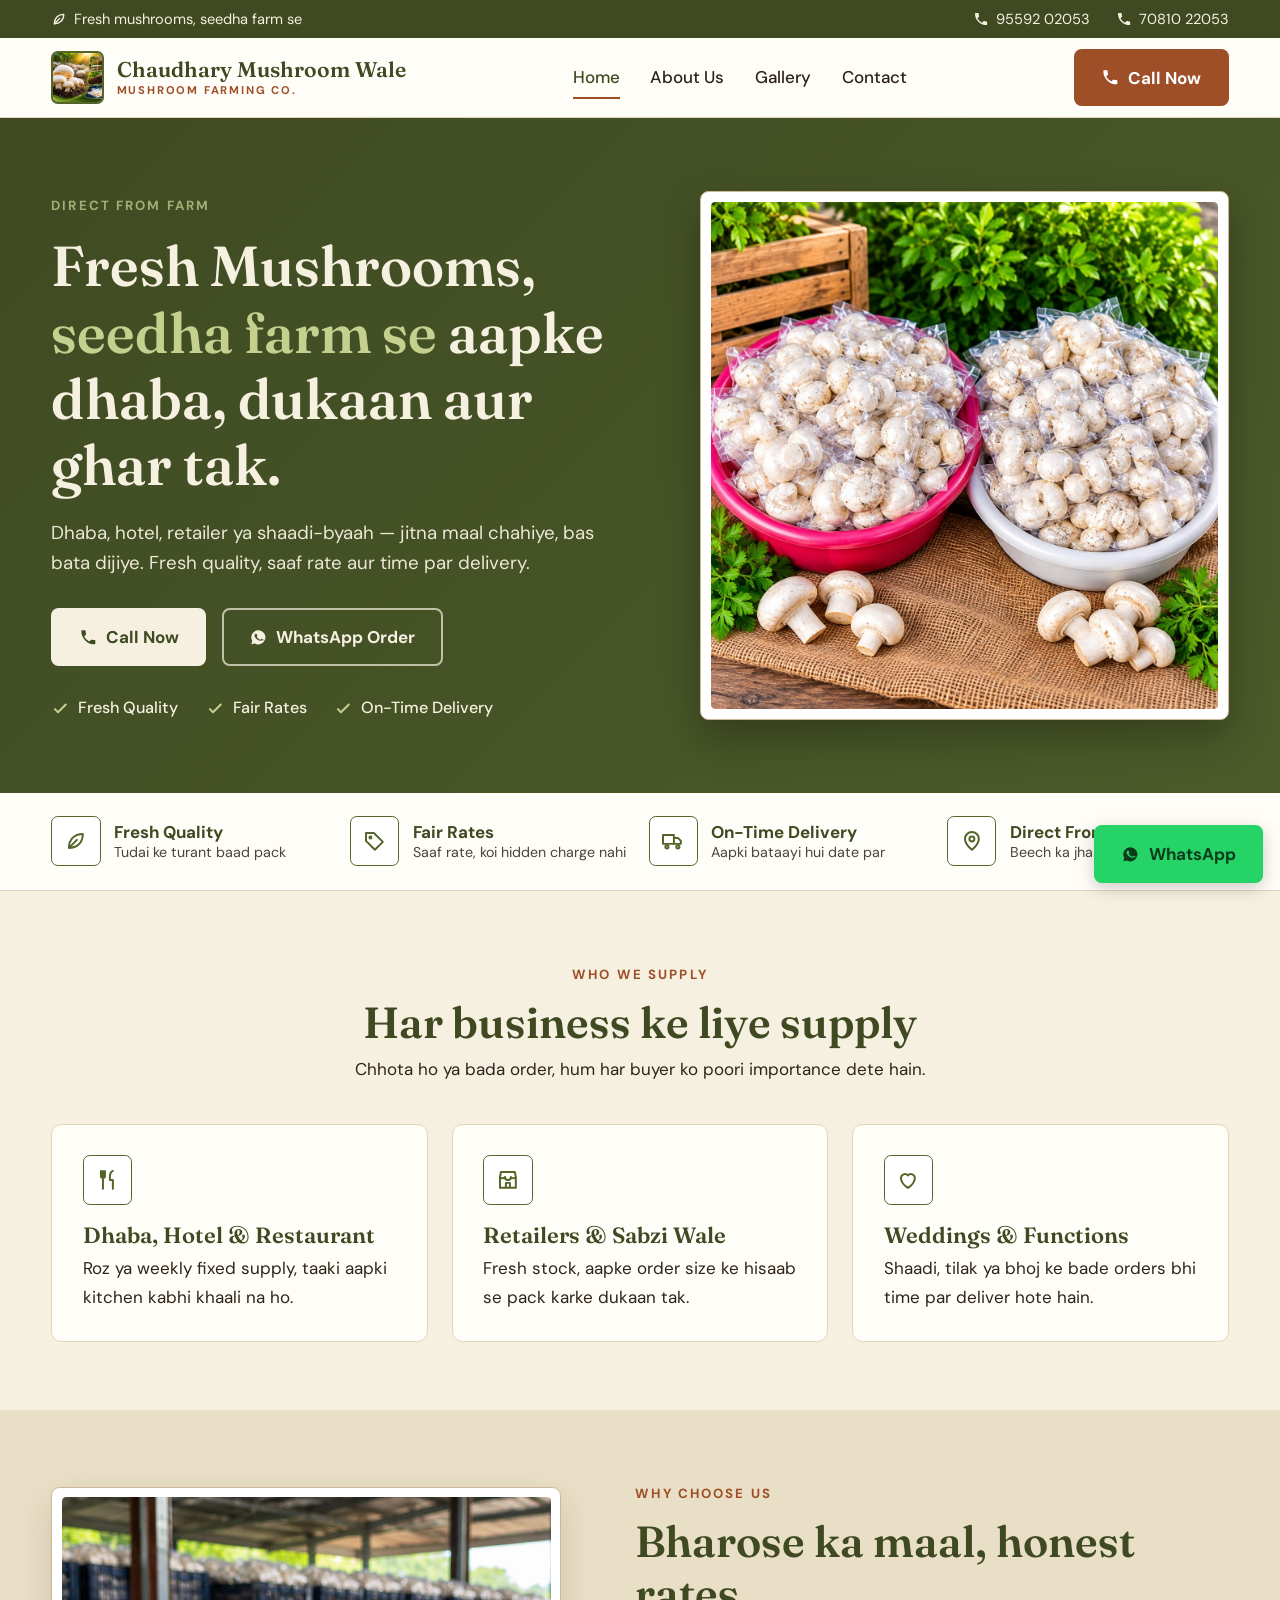
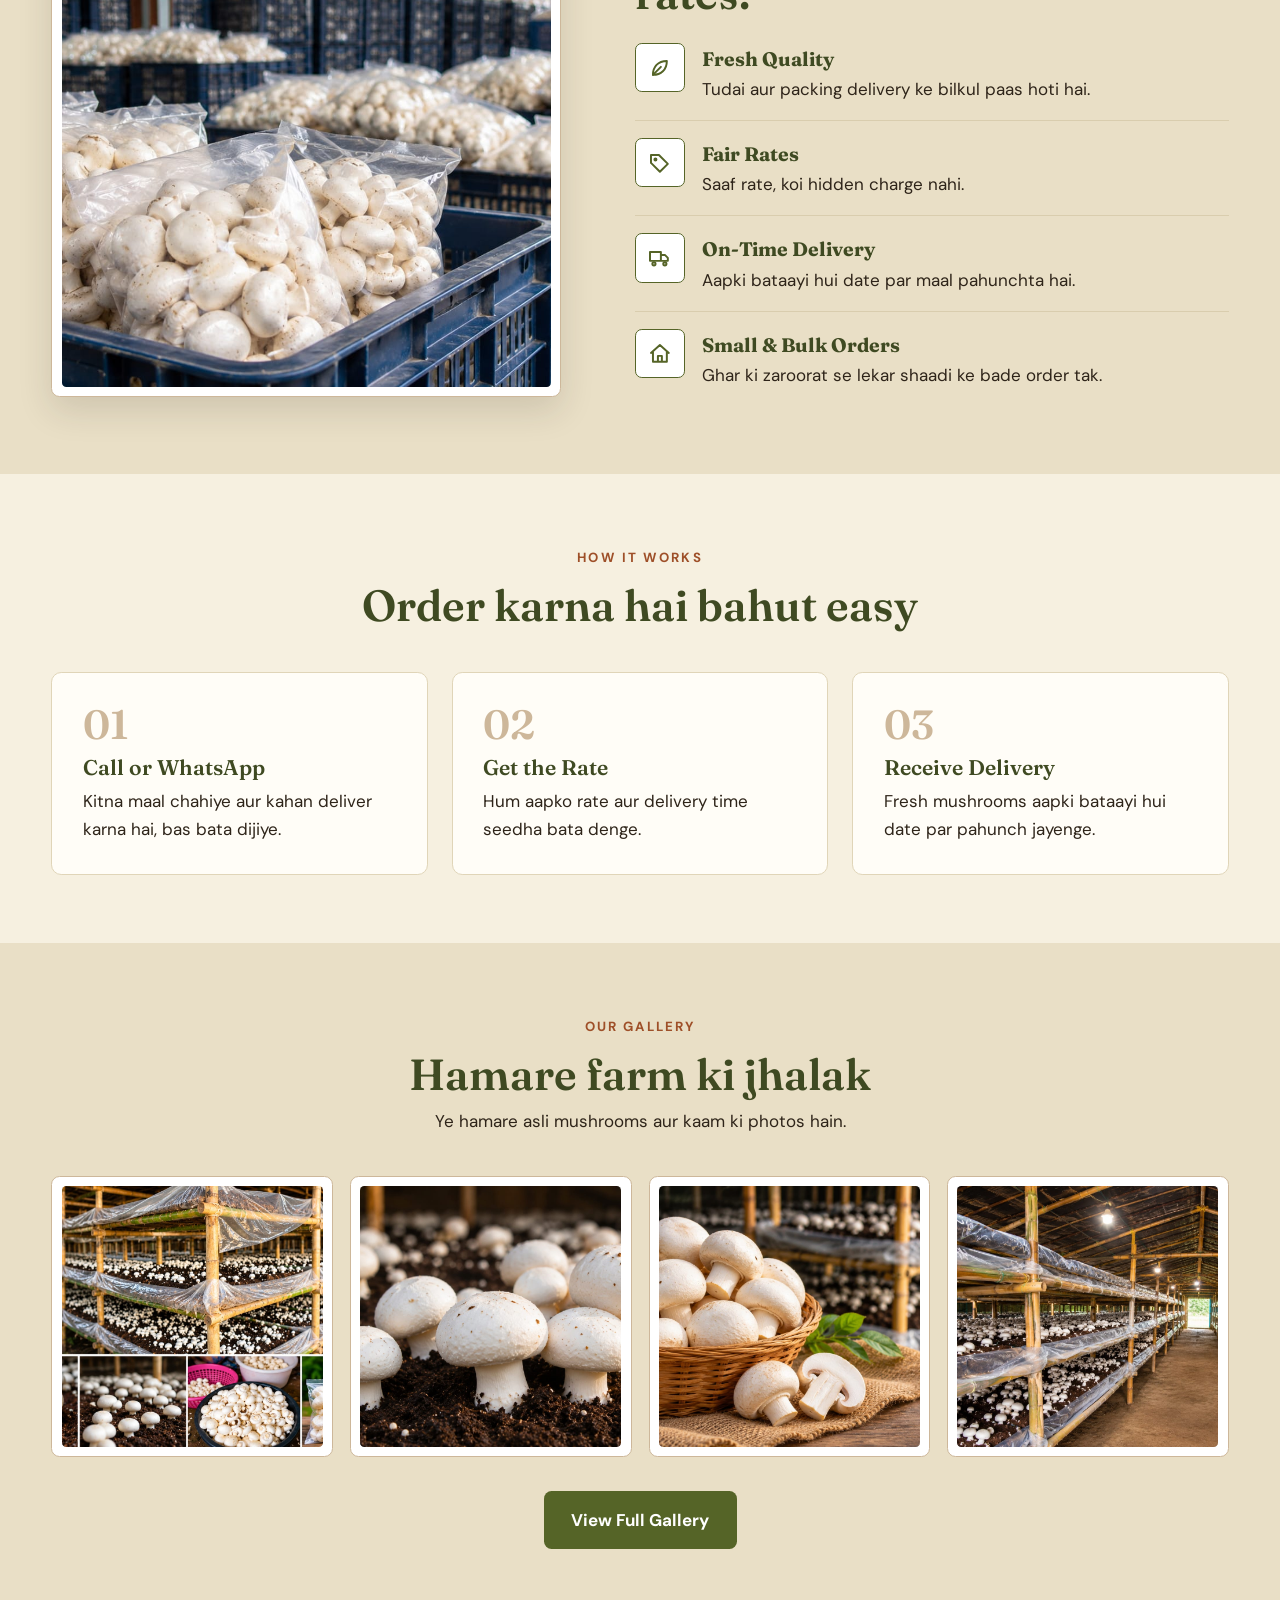
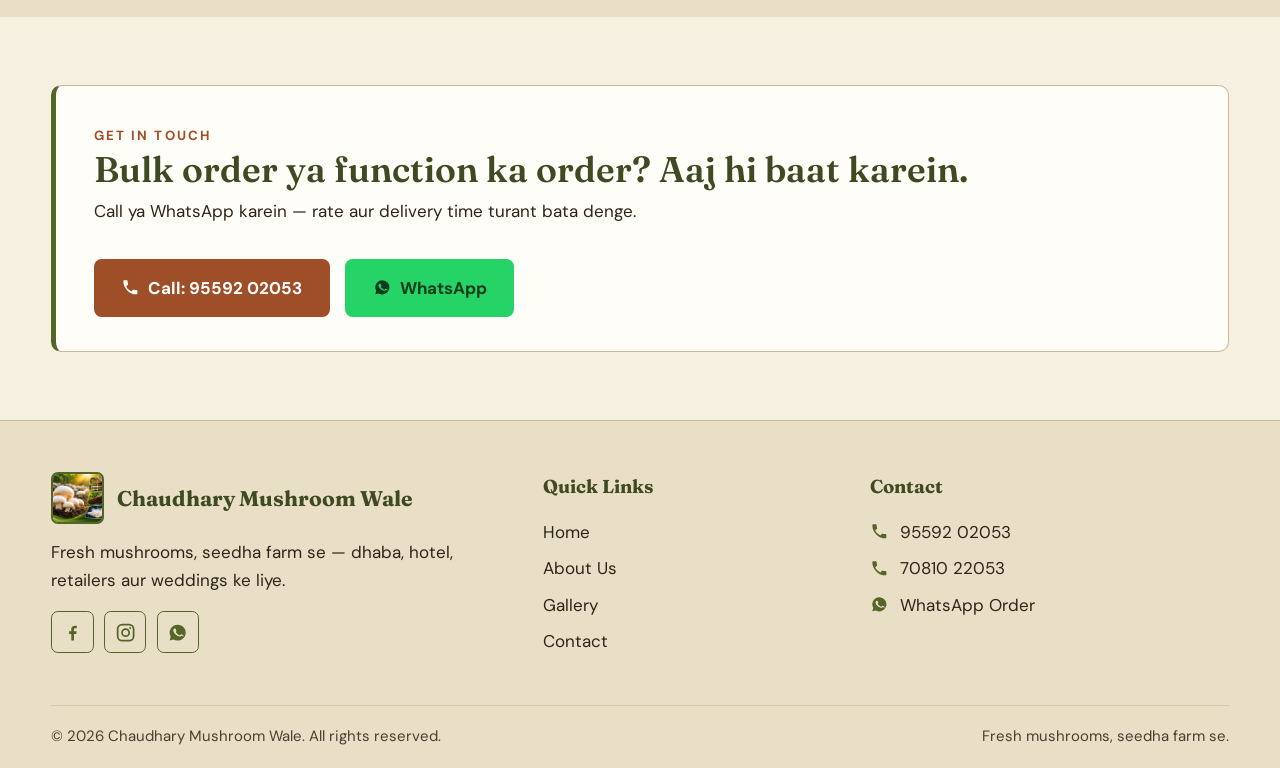
<file: index.html>
<!DOCTYPE html>
<html lang="en-IN"><head>
<meta charset="utf-8"><meta name="viewport" content="width=device-width, initial-scale=1">
<title>Home | Chaudhary Mushroom Wale</title>
<meta name="description" content="Fresh mushrooms direct from the farm for dhaba, hotels, retailers and weddings. Call or WhatsApp for rates.">
<link rel="icon" href="assets/loggo1.jfif">
<link href="https://fonts.googleapis.com/css2?family=DM+Sans:wght@400;500;700&family=Fraunces:opsz,wght@9..144,500;9..144,600&display=swap" rel="stylesheet">
<link rel="stylesheet" href="style.css">
<script>document.documentElement.classList.add('js')</script>
</head><body>
<svg width="0" height="0" style="position:absolute" aria-hidden="true"><defs><symbol id="i-fb" viewBox="0 0 24 24"><path d="M13.5 21v-7.5h2.6l.4-3.1h-3V8.5c0-.9.3-1.5 1.6-1.5h1.6V4.2c-.3 0-1.2-.1-2.3-.1-2.3 0-3.9 1.4-3.9 4v2.3H8v3.1h2.5V21z"/></symbol><symbol id="i-ig" viewBox="0 0 24 24"><rect x="3" y="3" width="18" height="18" rx="5"/><circle cx="12" cy="12" r="4"/><circle cx="17.2" cy="6.8" r="1.1" fill="currentColor" stroke="none"/></symbol><symbol id="i-wa" viewBox="0 0 24 24"><path d="M12 3a9 9 0 0 0-7.8 13.5L3 21l4.6-1.2A9 9 0 1 0 12 3zm4.6 12.3c-.2.6-1.1 1.1-1.6 1.1-.4.1-.9.1-2.9-.7-2.4-1-3.9-3.4-4-3.6-.1-.2-1-1.3-1-2.5s.6-1.8.9-2c.2-.2.5-.3.7-.3h.5c.2 0 .4 0 .6.5l.8 1.9c.1.2.1.4 0 .6l-.4.6c-.1.2-.3.3-.1.6.2.3.8 1.3 1.7 2.1 1.2 1 2.1 1.3 2.4 1.5.3.1.4.1.6-.1l.8-1c.2-.3.4-.2.6-.1l1.8.9c.3.1.5.2.5.3.1.2.1.8-.1 1.4z"/></symbol><symbol id="i-ph" viewBox="0 0 24 24"><path d="M6.6 10.8a15 15 0 0 0 6.6 6.6l2.2-2.2a1 1 0 0 1 1-.25 11 11 0 0 0 3.6.6 1 1 0 0 1 1 1V20a1 1 0 0 1-1 1A17 17 0 0 1 3 4a1 1 0 0 1 1-1h3.5a1 1 0 0 1 1 1c0 1.3.2 2.5.6 3.6a1 1 0 0 1-.25 1z"/></symbol><symbol id="i-form" viewBox="0 0 24 24"><path d="M6 2h9l5 5v15H6z"/><path d="M9 13h8M9 17h8"/></symbol><symbol id="i-leaf" viewBox="0 0 24 24"><path d="M5 19c0-8 5-14 14-14 0 9-6 14-14 14z"/><path d="M5 19l8-8"/></symbol><symbol id="i-tag" viewBox="0 0 24 24"><path d="M3 12V4h8l9 9-8 8-9-9z"/><circle cx="7.5" cy="8.5" r="1"/></symbol><symbol id="i-truck" viewBox="0 0 24 24"><path d="M2 6h11v9H2zM13 9h4l3 3v3h-7z"/><circle cx="6" cy="18" r="1.6"/><circle cx="17" cy="18" r="1.6"/></symbol><symbol id="i-pin" viewBox="0 0 24 24"><path d="M12 21s7-6.2 7-11a7 7 0 1 0-14 0c0 4.8 7 11 7 11z"/><circle cx="12" cy="10" r="2.5"/></symbol><symbol id="i-check" viewBox="0 0 24 24"><path d="M5 13l4 4L19 7"/></symbol><symbol id="i-ut" viewBox="0 0 24 24"><path d="M7 3v8M5 3v5a2 2 0 0 0 4 0V3M7 11v10M17 3c-2 1-3 3-3 6v3h3v9"/></symbol><symbol id="i-shop" viewBox="0 0 24 24"><path d="M4 9l1-5h14l1 5M4 9v11h16V9M4 9a3 3 0 0 0 5 0 3 3 0 0 0 6 0 3 3 0 0 0 5 0M10 20v-5h4v5"/></symbol><symbol id="i-heart" viewBox="0 0 24 24"><path d="M12 20s-7-4.4-7-10a4 4 0 0 1 7-2.5A4 4 0 0 1 19 10c0 5.6-7 10-7 10z"/></symbol><symbol id="i-home" viewBox="0 0 24 24"><path d="M3 11l9-8 9 8M5 10v10h14V10M10 20v-6h4v6"/></symbol></defs></svg>
<div class="topbar"><div class="wrap"><span class="tl"><svg class="s" aria-hidden="true"><use href="#i-leaf"/></svg>Fresh mushrooms, seedha farm se</span>
<span class="tr2"><a data-tel="phone1" data-show href="#"><svg class="f" aria-hidden="true"><use href="#i-ph"/></svg><span>9559202053</span></a><a data-tel="phone2" data-show href="#"><svg class="f" aria-hidden="true"><use href="#i-ph"/></svg><span>7081022053</span></a></span></div></div>
<header class="nav"><div class="wrap nav-in">
<a class="brand" href="index.html"><img src="assets/loggo1.jfif" alt="Chaudhary Mushroom Wale logo"><span>Chaudhary Mushroom Wale<small>Mushroom Farming Co.</small></span></a>
<nav class="links"><a href="index.html">Home</a><a href="about.html">About Us</a><a href="gallery.html">Gallery</a><a href="contact.html">Contact</a></nav>
<a class="btn btn-clay nav-cta" data-tel="phone1" href="#"><svg class="f" aria-hidden="true"><use href="#i-ph"/></svg>Call Now</a>
<button class="burger" aria-label="Menu" aria-expanded="false"><span></span><span></span><span></span></button>
</div></header>
<section class="hero"><div class="wrap hero-grid">
<div class="rv"><span class="eyebrow">Direct from farm</span>
<h1>Fresh Mushrooms, <span class="hl">seedha farm se</span> aapke dhaba, dukaan aur ghar tak.</h1>
<p class="lead">Dhaba, hotel, retailer ya shaadi-byaah &mdash; jitna maal chahiye, bas bata dijiye. Fresh quality, saaf rate aur time par delivery.</p>
<div class="row"><a class="btn btn-light" data-tel="phone1" href="#"><svg class="f" aria-hidden="true"><use href="#i-ph"/></svg>Call Now</a><a class="btn btn-line" data-wa href="#"><svg class="f" aria-hidden="true"><use href="#i-wa"/></svg>WhatsApp Order</a></div>
<ul class="checks"><li><svg class="s" aria-hidden="true"><use href="#i-check"/></svg>Fresh Quality</li><li><svg class="s" aria-hidden="true"><use href="#i-check"/></svg>Fair Rates</li><li><svg class="s" aria-hidden="true"><use href="#i-check"/></svg>On-Time Delivery</li></ul></div>
<div class="rv"><div class="frame"><img src="assets/home-hero.jpeg" alt="Fresh mushrooms"></div></div>
</div></section>
<section class="trust"><div class="wrap">
<div class="tr"><div class="ico"><svg class="s" aria-hidden="true"><use href="#i-leaf"/></svg></div><div>Fresh Quality<small>Tudai ke turant baad pack</small></div></div>
<div class="tr"><div class="ico"><svg class="s" aria-hidden="true"><use href="#i-tag"/></svg></div><div>Fair Rates<small>Saaf rate, koi hidden charge nahi</small></div></div>
<div class="tr"><div class="ico"><svg class="s" aria-hidden="true"><use href="#i-truck"/></svg></div><div>On-Time Delivery<small>Aapki bataayi hui date par</small></div></div>
<div class="tr"><div class="ico"><svg class="s" aria-hidden="true"><use href="#i-pin"/></svg></div><div>Direct From Farm<small>Beech ka jhanjhat nahi</small></div></div>
</div></section>
<section class="sec"><div class="wrap"><div class="sh rv"><span class="eyebrow">Who we supply</span><h2>Har business ke liye supply</h2><p>Chhota ho ya bada order, hum har buyer ko poori importance dete hain.</p></div>
<div class="cards">
<div class="card rv"><div class="ico"><svg class="s" aria-hidden="true"><use href="#i-ut"/></svg></div><h3>Dhaba, Hotel &amp; Restaurant</h3><p>Roz ya weekly fixed supply, taaki aapki kitchen kabhi khaali na ho.</p></div>
<div class="card rv"><div class="ico"><svg class="s" aria-hidden="true"><use href="#i-shop"/></svg></div><h3>Retailers &amp; Sabzi Wale</h3><p>Fresh stock, aapke order size ke hisaab se pack karke dukaan tak.</p></div>
<div class="card rv"><div class="ico"><svg class="s" aria-hidden="true"><use href="#i-heart"/></svg></div><h3>Weddings &amp; Functions</h3><p>Shaadi, tilak ya bhoj ke bade orders bhi time par deliver hote hain.</p></div>
</div></div></section>
<section class="sec alt"><div class="wrap why">
<div class="rv"><div class="frame"><img src="assets/f5.jfif" alt="Our mushrooms"></div></div>
<div class="rv"><span class="eyebrow">Why choose us</span><h2>Bharose ka maal, honest rates.</h2>
<div class="feat"><div class="ico"><svg class="s" aria-hidden="true"><use href="#i-leaf"/></svg></div><div><b>Fresh Quality</b>Tudai aur packing delivery ke bilkul paas hoti hai.</div></div>
<div class="feat"><div class="ico"><svg class="s" aria-hidden="true"><use href="#i-tag"/></svg></div><div><b>Fair Rates</b>Saaf rate, koi hidden charge nahi.</div></div>
<div class="feat"><div class="ico"><svg class="s" aria-hidden="true"><use href="#i-truck"/></svg></div><div><b>On-Time Delivery</b>Aapki bataayi hui date par maal pahunchta hai.</div></div>
<div class="feat"><div class="ico"><svg class="s" aria-hidden="true"><use href="#i-home"/></svg></div><div><b>Small &amp; Bulk Orders</b>Ghar ki zaroorat se lekar shaadi ke bade order tak.</div></div>
</div></div></section>
<section class="sec"><div class="wrap"><div class="sh rv"><span class="eyebrow">How it works</span><h2>Order karna hai bahut easy</h2></div>
<div class="cards">
<div class="card step rv"><div class="n">01</div><h3>Call or WhatsApp</h3><p>Kitna maal chahiye aur kahan deliver karna hai, bas bata dijiye.</p></div>
<div class="card step rv"><div class="n">02</div><h3>Get the Rate</h3><p>Hum aapko rate aur delivery time seedha bata denge.</p></div>
<div class="card step rv"><div class="n">03</div><h3>Receive Delivery</h3><p>Fresh mushrooms aapki bataayi hui date par pahunch jayenge.</p></div>
</div></div></section>
<section class="sec alt"><div class="wrap"><div class="sh rv"><span class="eyebrow">Our gallery</span><h2>Hamare farm ki jhalak</h2><p>Ye hamare asli mushrooms aur kaam ki photos hain.</p></div>
<div class="tiles rv"><a href="gallery.html"><div class="frame"><img src="assets/f1.jfif" alt="Mushrooms"></div></a><a href="gallery.html"><div class="frame"><img src="assets/f2.jfif" alt="Mushrooms"></div></a><a href="gallery.html"><div class="frame"><img src="assets/f3.jfif" alt="Mushrooms"></div></a><a href="gallery.html"><div class="frame"><img src="assets/f4.jfif" alt="Mushrooms"></div></a></div>
<div class="more"><a class="btn btn-olive" href="gallery.html">View Full Gallery</a></div></div></section>
<section class="sec"><div class="wrap"><div class="ctab rv"><div><span class="eyebrow">Get in touch</span><h2>Bulk order ya function ka order? Aaj hi baat karein.</h2><p>Call ya WhatsApp karein &mdash; rate aur delivery time turant bata denge.</p></div>
<div class="row"><a class="btn btn-clay" data-tel="phone1" data-show data-label="Call: " href="#"><svg class="f" aria-hidden="true"><use href="#i-ph"/></svg><span>9559202053</span></a><a class="btn btn-wa" data-wa href="#"><svg class="f" aria-hidden="true"><use href="#i-wa"/></svg>WhatsApp</a></div></div></div></section>
<a class="btn btn-wa fab" data-wa href="#"><svg class="f" aria-hidden="true"><use href="#i-wa"/></svg>WhatsApp</a>
<footer class="foot"><div class="wrap">
<div class="fgrid">
<div><div class="fbrand"><img src="assets/loggo1.jfif" alt="Logo"><b>Chaudhary Mushroom Wale</b></div>
<p>Fresh mushrooms, seedha farm se &mdash; dhaba, hotel, retailers aur weddings ke liye.</p>
<div class="soc"><a data-fb href="#" aria-label="Facebook"><svg class="f" aria-hidden="true"><use href="#i-fb"/></svg></a><a data-ig href="#" aria-label="Instagram"><svg class="s" aria-hidden="true"><use href="#i-ig"/></svg></a><a data-wa href="#" aria-label="WhatsApp"><svg class="f" aria-hidden="true"><use href="#i-wa"/></svg></a></div></div>
<div><h4>Quick Links</h4><ul><li><a href="index.html">Home</a></li><li><a href="about.html">About Us</a></li><li><a href="gallery.html">Gallery</a></li><li><a href="contact.html">Contact</a></li></ul></div>
<div><h4>Contact</h4><ul class="cl">
<li><a data-tel="phone1" data-show data-label="" href="#"><svg class="f" aria-hidden="true"><use href="#i-ph"/></svg><span>9559202053</span></a></li>
<li><a data-tel="phone2" data-show href="#"><svg class="f" aria-hidden="true"><use href="#i-ph"/></svg><span>7081022053</span></a></li>
<li><a data-wa href="#"><svg class="f" aria-hidden="true"><use href="#i-wa"/></svg><span>WhatsApp Order</span></a></li>
<li data-opt="address"><svg class="s" aria-hidden="true"><use href="#i-pin"/></svg><span data-c="address"></span></li>
<li data-opt="hours"><svg class="s" aria-hidden="true"><use href="#i-home"/></svg><span data-c="hours"></span></li></ul></div>
</div>
<div class="fbot"><span>&copy; <span data-year>2026</span> Chaudhary Mushroom Wale. All rights reserved.</span><span>Fresh mushrooms, seedha farm se.</span></div>
</div></footer>
<nav class="mbar"><a data-tel="phone1" href="#"><svg class="f" aria-hidden="true"><use href="#i-ph"/></svg>Call</a><a class="m-wa" data-wa href="#"><svg class="f" aria-hidden="true"><use href="#i-wa"/></svg>WhatsApp</a><a href="contact.html"><svg class="s" aria-hidden="true"><use href="#i-form"/></svg>Order</a></nav>
<script src="config.js"></script><script src="script.js"></script>
</body></html>
</file>
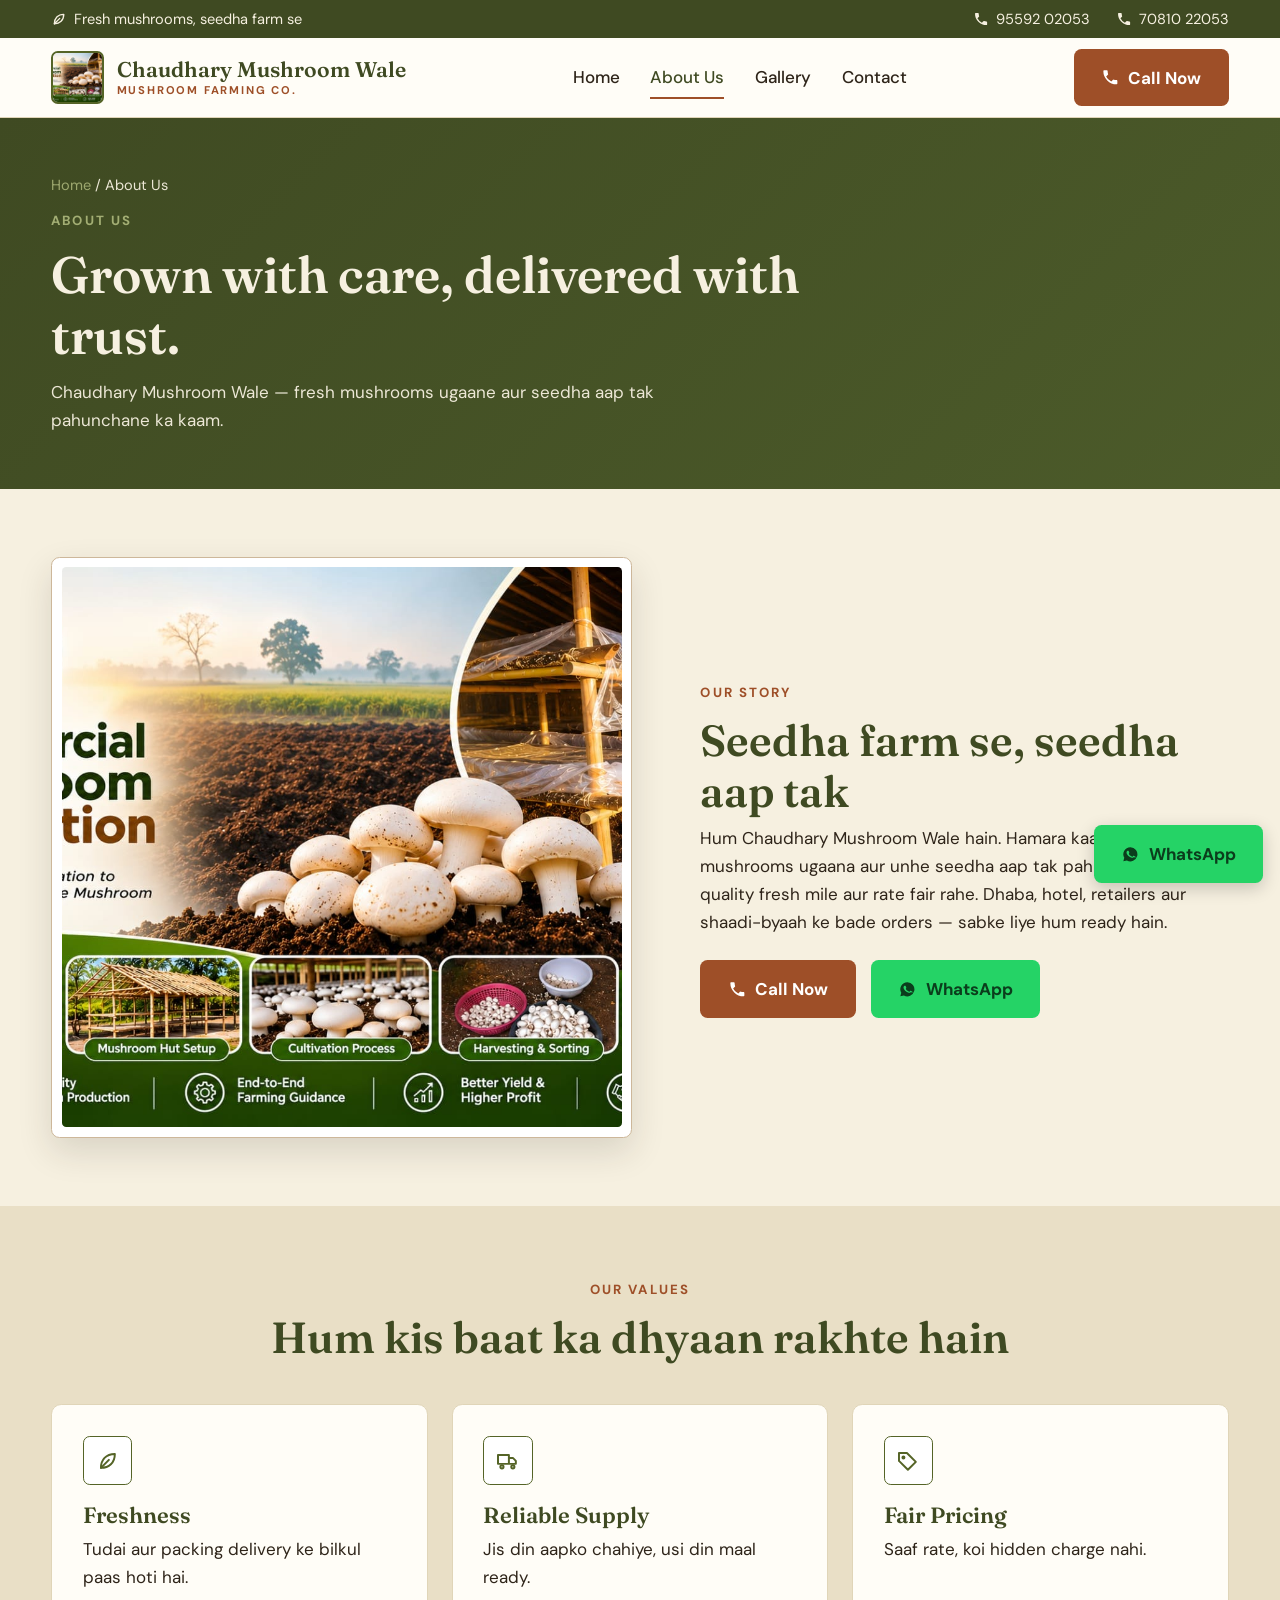
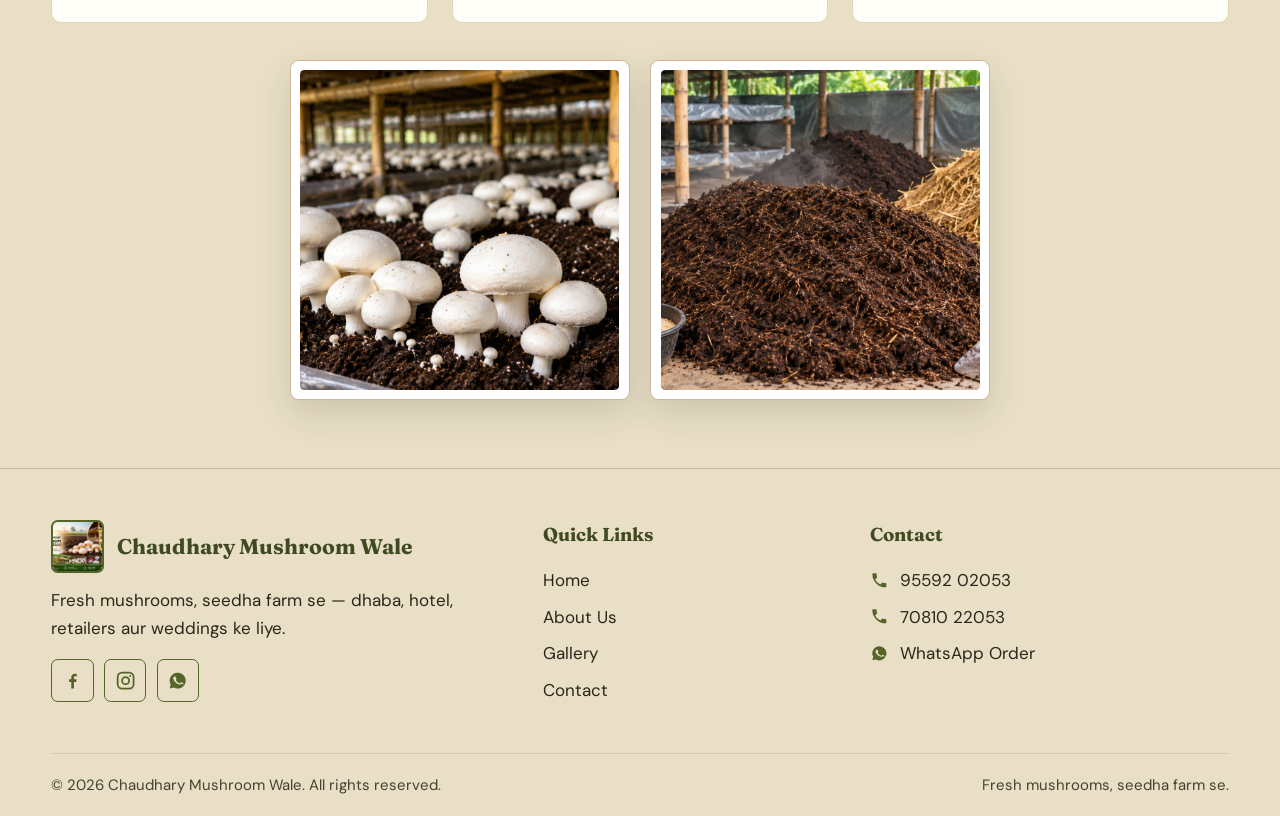
<file: about.html>
<!DOCTYPE html>
<html lang="en-IN"><head>
<meta charset="utf-8"><meta name="viewport" content="width=device-width, initial-scale=1">
<title>About Us | Chaudhary Mushroom Wale</title>
<meta name="description" content="Fresh mushrooms direct from the farm for dhaba, hotels, retailers and weddings. Call or WhatsApp for rates.">
<link rel="icon" href="assets/loggo.jfif">
<link href="https://fonts.googleapis.com/css2?family=DM+Sans:wght@400;500;700&family=Fraunces:opsz,wght@9..144,500;9..144,600&display=swap" rel="stylesheet">
<link rel="stylesheet" href="style.css">
<script>document.documentElement.classList.add('js')</script>
</head><body>
<svg width="0" height="0" style="position:absolute" aria-hidden="true"><defs><symbol id="i-fb" viewBox="0 0 24 24"><path d="M13.5 21v-7.5h2.6l.4-3.1h-3V8.5c0-.9.3-1.5 1.6-1.5h1.6V4.2c-.3 0-1.2-.1-2.3-.1-2.3 0-3.9 1.4-3.9 4v2.3H8v3.1h2.5V21z"/></symbol><symbol id="i-ig" viewBox="0 0 24 24"><rect x="3" y="3" width="18" height="18" rx="5"/><circle cx="12" cy="12" r="4"/><circle cx="17.2" cy="6.8" r="1.1" fill="currentColor" stroke="none"/></symbol><symbol id="i-wa" viewBox="0 0 24 24"><path d="M12 3a9 9 0 0 0-7.8 13.5L3 21l4.6-1.2A9 9 0 1 0 12 3zm4.6 12.3c-.2.6-1.1 1.1-1.6 1.1-.4.1-.9.1-2.9-.7-2.4-1-3.9-3.4-4-3.6-.1-.2-1-1.3-1-2.5s.6-1.8.9-2c.2-.2.5-.3.7-.3h.5c.2 0 .4 0 .6.5l.8 1.9c.1.2.1.4 0 .6l-.4.6c-.1.2-.3.3-.1.6.2.3.8 1.3 1.7 2.1 1.2 1 2.1 1.3 2.4 1.5.3.1.4.1.6-.1l.8-1c.2-.3.4-.2.6-.1l1.8.9c.3.1.5.2.5.3.1.2.1.8-.1 1.4z"/></symbol><symbol id="i-ph" viewBox="0 0 24 24"><path d="M6.6 10.8a15 15 0 0 0 6.6 6.6l2.2-2.2a1 1 0 0 1 1-.25 11 11 0 0 0 3.6.6 1 1 0 0 1 1 1V20a1 1 0 0 1-1 1A17 17 0 0 1 3 4a1 1 0 0 1 1-1h3.5a1 1 0 0 1 1 1c0 1.3.2 2.5.6 3.6a1 1 0 0 1-.25 1z"/></symbol><symbol id="i-form" viewBox="0 0 24 24"><path d="M6 2h9l5 5v15H6z"/><path d="M9 13h8M9 17h8"/></symbol><symbol id="i-leaf" viewBox="0 0 24 24"><path d="M5 19c0-8 5-14 14-14 0 9-6 14-14 14z"/><path d="M5 19l8-8"/></symbol><symbol id="i-tag" viewBox="0 0 24 24"><path d="M3 12V4h8l9 9-8 8-9-9z"/><circle cx="7.5" cy="8.5" r="1"/></symbol><symbol id="i-truck" viewBox="0 0 24 24"><path d="M2 6h11v9H2zM13 9h4l3 3v3h-7z"/><circle cx="6" cy="18" r="1.6"/><circle cx="17" cy="18" r="1.6"/></symbol><symbol id="i-pin" viewBox="0 0 24 24"><path d="M12 21s7-6.2 7-11a7 7 0 1 0-14 0c0 4.8 7 11 7 11z"/><circle cx="12" cy="10" r="2.5"/></symbol><symbol id="i-check" viewBox="0 0 24 24"><path d="M5 13l4 4L19 7"/></symbol><symbol id="i-ut" viewBox="0 0 24 24"><path d="M7 3v8M5 3v5a2 2 0 0 0 4 0V3M7 11v10M17 3c-2 1-3 3-3 6v3h3v9"/></symbol><symbol id="i-shop" viewBox="0 0 24 24"><path d="M4 9l1-5h14l1 5M4 9v11h16V9M4 9a3 3 0 0 0 5 0 3 3 0 0 0 6 0 3 3 0 0 0 5 0M10 20v-5h4v5"/></symbol><symbol id="i-heart" viewBox="0 0 24 24"><path d="M12 20s-7-4.4-7-10a4 4 0 0 1 7-2.5A4 4 0 0 1 19 10c0 5.6-7 10-7 10z"/></symbol><symbol id="i-home" viewBox="0 0 24 24"><path d="M3 11l9-8 9 8M5 10v10h14V10M10 20v-6h4v6"/></symbol></defs></svg>
<div class="topbar"><div class="wrap"><span class="tl"><svg class="s" aria-hidden="true"><use href="#i-leaf"/></svg>Fresh mushrooms, seedha farm se</span>
<span class="tr2"><a data-tel="phone1" data-show href="#"><svg class="f" aria-hidden="true"><use href="#i-ph"/></svg><span>9559202053</span></a><a data-tel="phone2" data-show href="#"><svg class="f" aria-hidden="true"><use href="#i-ph"/></svg><span>7081022053</span></a></span></div></div>
<header class="nav"><div class="wrap nav-in">
<a class="brand" href="index.html"><img src="assets/loggo.jfif" alt="Chaudhary Mushroom Wale logo"><span>Chaudhary Mushroom Wale<small>Mushroom Farming Co.</small></span></a>
<nav class="links"><a href="index.html">Home</a><a href="about.html">About Us</a><a href="gallery.html">Gallery</a><a href="contact.html">Contact</a></nav>
<a class="btn btn-clay nav-cta" data-tel="phone1" href="#"><svg class="f" aria-hidden="true"><use href="#i-ph"/></svg>Call Now</a>
<button class="burger" aria-label="Menu" aria-expanded="false"><span></span><span></span><span></span></button>
</div></header>
<section class="page-hero"><div class="wrap"><p class="crumb"><a href="index.html">Home</a> / About Us</p><span class="eyebrow" style="margin-top:.8rem">About Us</span><h1>Grown with care, delivered with trust.</h1><p>Chaudhary Mushroom Wale &mdash; fresh mushrooms ugaane aur seedha aap tak pahunchane ka kaam.</p></div></section>
<section class="sec"><div class="wrap split">
<div class="rv"><div class="frame"><img src="assets/loggo.jfif" alt="Chaudhary Mushroom Wale logo"></div></div>
<div class="rv"><span class="eyebrow">Our story</span><h2>Seedha farm se, seedha aap tak</h2><p>Hum Chaudhary Mushroom Wale hain. Hamara kaam hai fresh mushrooms ugaana aur unhe seedha aap tak pahunchana, taaki quality fresh mile aur rate fair rahe. Dhaba, hotel, retailers aur shaadi-byaah ke bade orders &mdash; sabke liye hum ready hain.</p><div class="row" style="margin-top:1.4rem"><a class="btn btn-clay" data-tel="phone1" href="#"><svg class="f" aria-hidden="true"><use href="#i-ph"/></svg>Call Now</a><a class="btn btn-wa" data-wa href="#"><svg class="f" aria-hidden="true"><use href="#i-wa"/></svg>WhatsApp</a></div></div>
</div></section>
<section class="sec alt"><div class="wrap"><div class="sh rv"><span class="eyebrow">Our values</span><h2>Hum kis baat ka dhyaan rakhte hain</h2></div>
<div class="cards">
<div class="card rv"><div class="ico"><svg class="s" aria-hidden="true"><use href="#i-leaf"/></svg></div><h3>Freshness</h3><p>Tudai aur packing delivery ke bilkul paas hoti hai.</p></div>
<div class="card rv"><div class="ico"><svg class="s" aria-hidden="true"><use href="#i-truck"/></svg></div><h3>Reliable Supply</h3><p>Jis din aapko chahiye, usi din maal ready.</p></div>
<div class="card rv"><div class="ico"><svg class="s" aria-hidden="true"><use href="#i-tag"/></svg></div><h3>Fair Pricing</h3><p>Saaf rate, koi hidden charge nahi.</p></div>
</div>
<div class="duo rv"><div class="frame"><img src="assets/f6.jfif" alt="Our work"></div><div class="frame"><img src="assets/f7.jfif" alt="Our work"></div></div>
</div></section>
<a class="btn btn-wa fab" data-wa href="#"><svg class="f" aria-hidden="true"><use href="#i-wa"/></svg>WhatsApp</a>
<footer class="foot"><div class="wrap">
<div class="fgrid">
<div><div class="fbrand"><img src="assets/loggo.jfif" alt="Logo"><b>Chaudhary Mushroom Wale</b></div>
<p>Fresh mushrooms, seedha farm se &mdash; dhaba, hotel, retailers aur weddings ke liye.</p>
<div class="soc"><a data-fb href="#" aria-label="Facebook"><svg class="f" aria-hidden="true"><use href="#i-fb"/></svg></a><a data-ig href="#" aria-label="Instagram"><svg class="s" aria-hidden="true"><use href="#i-ig"/></svg></a><a data-wa href="#" aria-label="WhatsApp"><svg class="f" aria-hidden="true"><use href="#i-wa"/></svg></a></div></div>
<div><h4>Quick Links</h4><ul><li><a href="index.html">Home</a></li><li><a href="about.html">About Us</a></li><li><a href="gallery.html">Gallery</a></li><li><a href="contact.html">Contact</a></li></ul></div>
<div><h4>Contact</h4><ul class="cl">
<li><a data-tel="phone1" data-show data-label="" href="#"><svg class="f" aria-hidden="true"><use href="#i-ph"/></svg><span>9559202053</span></a></li>
<li><a data-tel="phone2" data-show href="#"><svg class="f" aria-hidden="true"><use href="#i-ph"/></svg><span>7081022053</span></a></li>
<li><a data-wa href="#"><svg class="f" aria-hidden="true"><use href="#i-wa"/></svg><span>WhatsApp Order</span></a></li>
<li data-opt="address"><svg class="s" aria-hidden="true"><use href="#i-pin"/></svg><span data-c="address"></span></li>
<li data-opt="hours"><svg class="s" aria-hidden="true"><use href="#i-home"/></svg><span data-c="hours"></span></li></ul></div>
</div>
<div class="fbot"><span>&copy; <span data-year>2026</span> Chaudhary Mushroom Wale. All rights reserved.</span><span>Fresh mushrooms, seedha farm se.</span></div>
</div></footer>
<nav class="mbar"><a data-tel="phone1" href="#"><svg class="f" aria-hidden="true"><use href="#i-ph"/></svg>Call</a><a class="m-wa" data-wa href="#"><svg class="f" aria-hidden="true"><use href="#i-wa"/></svg>WhatsApp</a><a href="contact.html"><svg class="s" aria-hidden="true"><use href="#i-form"/></svg>Order</a></nav>
<script src="config.js"></script><script src="script.js"></script>
</body></html>
</file>
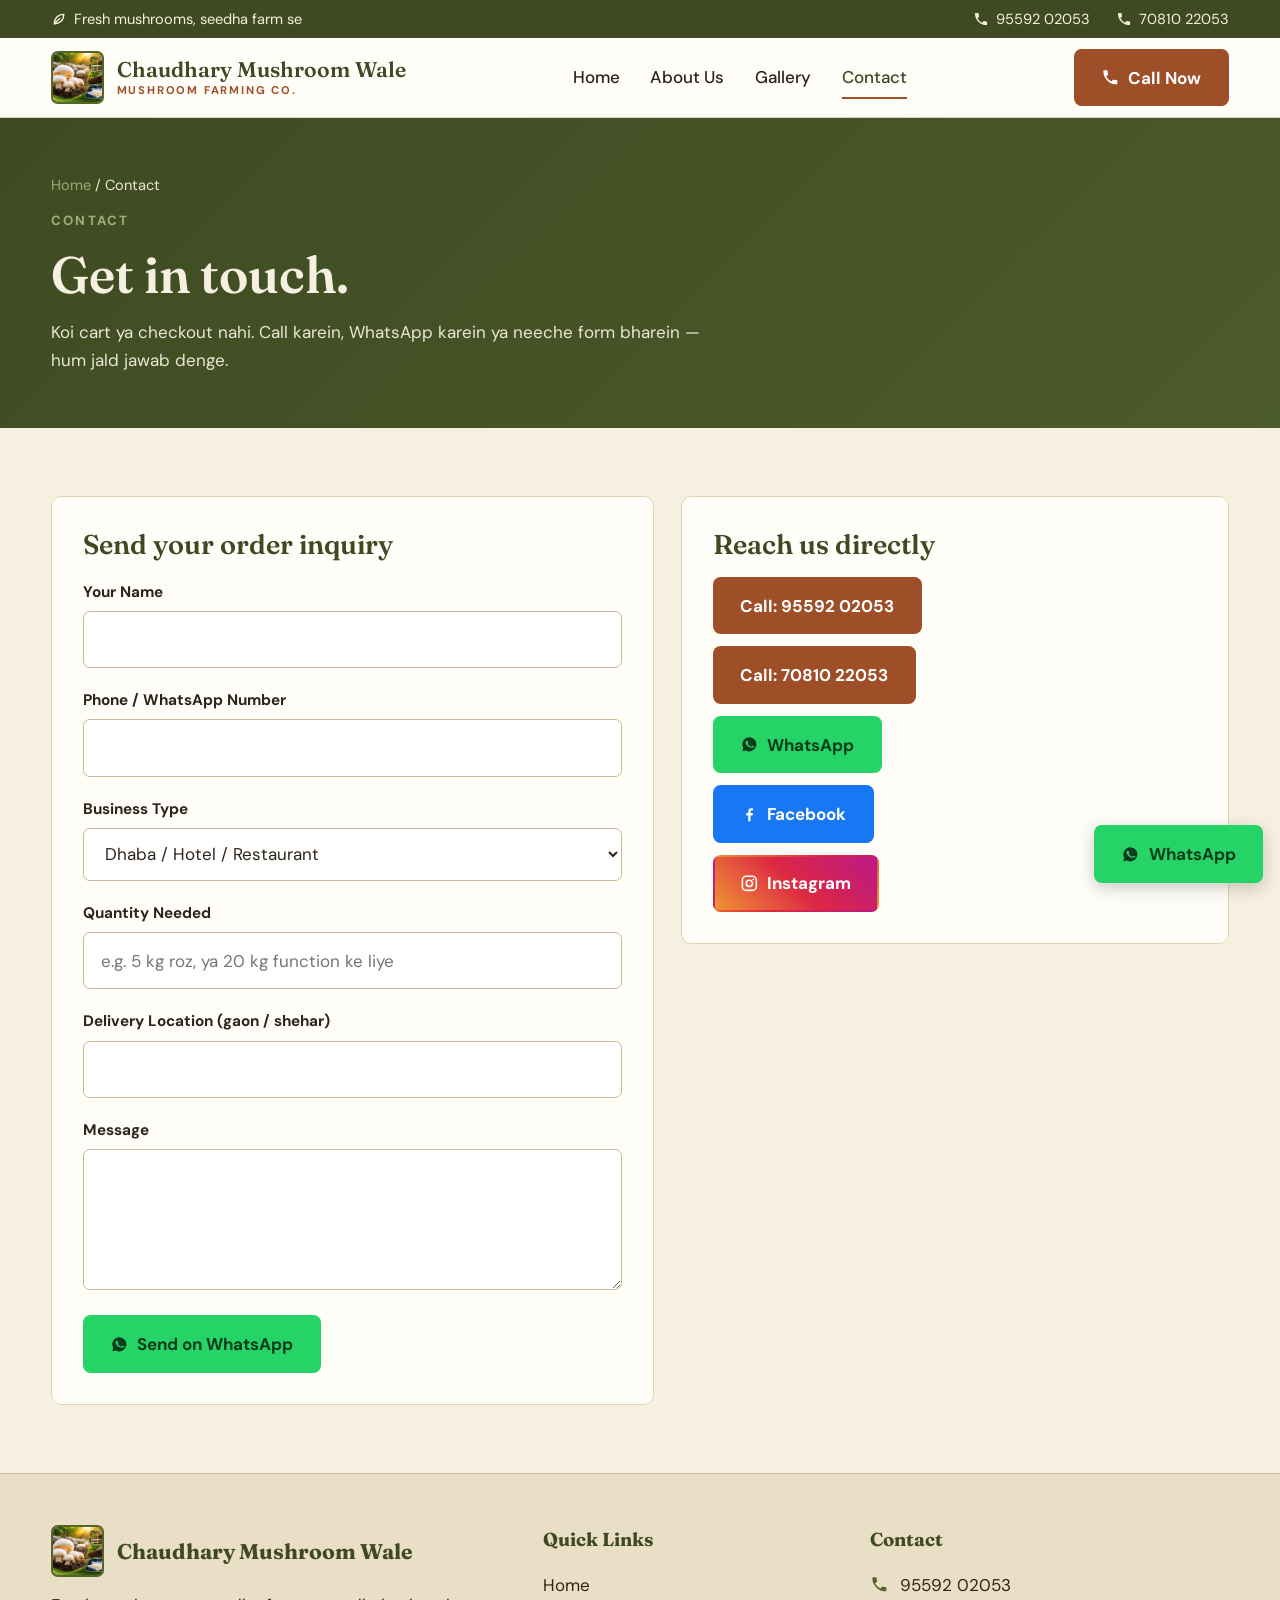
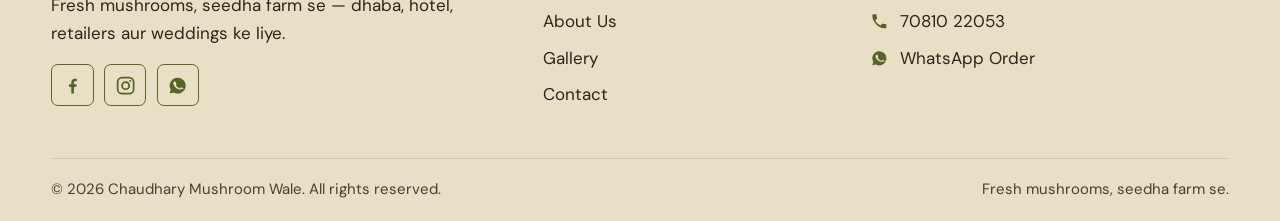
<file: contact.html>
<!DOCTYPE html>
<html lang="en-IN"><head>
<meta charset="utf-8"><meta name="viewport" content="width=device-width, initial-scale=1">
<title>Contact | Chaudhary Mushroom Wale</title>
<meta name="description" content="Fresh mushrooms direct from the farm for dhaba, hotels, retailers and weddings. Call or WhatsApp for rates.">
<link rel="icon" href="assets/loggo1.jfif">
<link href="https://fonts.googleapis.com/css2?family=DM+Sans:wght@400;500;700&family=Fraunces:opsz,wght@9..144,500;9..144,600&display=swap" rel="stylesheet">
<link rel="stylesheet" href="style.css">
<script>document.documentElement.classList.add('js')</script>
</head><body>
<svg width="0" height="0" style="position:absolute" aria-hidden="true"><defs><symbol id="i-fb" viewBox="0 0 24 24"><path d="M13.5 21v-7.5h2.6l.4-3.1h-3V8.5c0-.9.3-1.5 1.6-1.5h1.6V4.2c-.3 0-1.2-.1-2.3-.1-2.3 0-3.9 1.4-3.9 4v2.3H8v3.1h2.5V21z"/></symbol><symbol id="i-ig" viewBox="0 0 24 24"><rect x="3" y="3" width="18" height="18" rx="5"/><circle cx="12" cy="12" r="4"/><circle cx="17.2" cy="6.8" r="1.1" fill="currentColor" stroke="none"/></symbol><symbol id="i-wa" viewBox="0 0 24 24"><path d="M12 3a9 9 0 0 0-7.8 13.5L3 21l4.6-1.2A9 9 0 1 0 12 3zm4.6 12.3c-.2.6-1.1 1.1-1.6 1.1-.4.1-.9.1-2.9-.7-2.4-1-3.9-3.4-4-3.6-.1-.2-1-1.3-1-2.5s.6-1.8.9-2c.2-.2.5-.3.7-.3h.5c.2 0 .4 0 .6.5l.8 1.9c.1.2.1.4 0 .6l-.4.6c-.1.2-.3.3-.1.6.2.3.8 1.3 1.7 2.1 1.2 1 2.1 1.3 2.4 1.5.3.1.4.1.6-.1l.8-1c.2-.3.4-.2.6-.1l1.8.9c.3.1.5.2.5.3.1.2.1.8-.1 1.4z"/></symbol><symbol id="i-ph" viewBox="0 0 24 24"><path d="M6.6 10.8a15 15 0 0 0 6.6 6.6l2.2-2.2a1 1 0 0 1 1-.25 11 11 0 0 0 3.6.6 1 1 0 0 1 1 1V20a1 1 0 0 1-1 1A17 17 0 0 1 3 4a1 1 0 0 1 1-1h3.5a1 1 0 0 1 1 1c0 1.3.2 2.5.6 3.6a1 1 0 0 1-.25 1z"/></symbol><symbol id="i-form" viewBox="0 0 24 24"><path d="M6 2h9l5 5v15H6z"/><path d="M9 13h8M9 17h8"/></symbol><symbol id="i-leaf" viewBox="0 0 24 24"><path d="M5 19c0-8 5-14 14-14 0 9-6 14-14 14z"/><path d="M5 19l8-8"/></symbol><symbol id="i-tag" viewBox="0 0 24 24"><path d="M3 12V4h8l9 9-8 8-9-9z"/><circle cx="7.5" cy="8.5" r="1"/></symbol><symbol id="i-truck" viewBox="0 0 24 24"><path d="M2 6h11v9H2zM13 9h4l3 3v3h-7z"/><circle cx="6" cy="18" r="1.6"/><circle cx="17" cy="18" r="1.6"/></symbol><symbol id="i-pin" viewBox="0 0 24 24"><path d="M12 21s7-6.2 7-11a7 7 0 1 0-14 0c0 4.8 7 11 7 11z"/><circle cx="12" cy="10" r="2.5"/></symbol><symbol id="i-check" viewBox="0 0 24 24"><path d="M5 13l4 4L19 7"/></symbol><symbol id="i-ut" viewBox="0 0 24 24"><path d="M7 3v8M5 3v5a2 2 0 0 0 4 0V3M7 11v10M17 3c-2 1-3 3-3 6v3h3v9"/></symbol><symbol id="i-shop" viewBox="0 0 24 24"><path d="M4 9l1-5h14l1 5M4 9v11h16V9M4 9a3 3 0 0 0 5 0 3 3 0 0 0 6 0 3 3 0 0 0 5 0M10 20v-5h4v5"/></symbol><symbol id="i-heart" viewBox="0 0 24 24"><path d="M12 20s-7-4.4-7-10a4 4 0 0 1 7-2.5A4 4 0 0 1 19 10c0 5.6-7 10-7 10z"/></symbol><symbol id="i-home" viewBox="0 0 24 24"><path d="M3 11l9-8 9 8M5 10v10h14V10M10 20v-6h4v6"/></symbol></defs></svg>
<div class="topbar"><div class="wrap"><span class="tl"><svg class="s" aria-hidden="true"><use href="#i-leaf"/></svg>Fresh mushrooms, seedha farm se</span>
<span class="tr2"><a data-tel="phone1" data-show href="#"><svg class="f" aria-hidden="true"><use href="#i-ph"/></svg><span>9559202053</span></a><a data-tel="phone2" data-show href="#"><svg class="f" aria-hidden="true"><use href="#i-ph"/></svg><span>7081022053</span></a></span></div></div>
<header class="nav"><div class="wrap nav-in">
<a class="brand" href="index.html"><img src="assets/loggo1.jfif" alt="Chaudhary Mushroom Wale logo"><span>Chaudhary Mushroom Wale<small>Mushroom Farming Co.</small></span></a>
<nav class="links"><a href="index.html">Home</a><a href="about.html">About Us</a><a href="gallery.html">Gallery</a><a href="contact.html">Contact</a></nav>
<a class="btn btn-clay nav-cta" data-tel="phone1" href="#"><svg class="f" aria-hidden="true"><use href="#i-ph"/></svg>Call Now</a>
<button class="burger" aria-label="Menu" aria-expanded="false"><span></span><span></span><span></span></button>
</div></header>
<section class="page-hero"><div class="wrap"><p class="crumb"><a href="index.html">Home</a> / Contact</p><span class="eyebrow" style="margin-top:.8rem">Contact</span><h1>Get in touch.</h1><p>Koi cart ya checkout nahi. Call karein, WhatsApp karein ya neeche form bharein &mdash; hum jald jawab denge.</p></div></section>
<section class="sec"><div class="wrap contact">
<div class="card rv"><h2>Send your order inquiry</h2>
<form id="inquiry">
<label for="name">Your Name</label><input id="name" name="name" required>
<label for="phone">Phone / WhatsApp Number</label><input id="phone" name="phone" type="tel" required>
<label for="type">Business Type</label>
<select id="type" name="type"><option>Dhaba / Hotel / Restaurant</option><option>Retailer / Sabzi Wala</option><option>Wedding / Function</option><option>Home Use</option><option>Other</option></select>
<label for="qty">Quantity Needed</label><input id="qty" name="qty" placeholder="e.g. 5 kg roz, ya 20 kg function ke liye" required>
<label for="location">Delivery Location (gaon / shehar)</label><input id="location" name="location" required>
<label for="message">Message</label><textarea id="message" name="message" rows="4"></textarea>
<button class="btn btn-wa" type="submit"><svg class="f" aria-hidden="true"><use href="#i-wa"/></svg>Send on WhatsApp</button>
</form></div>
<div class="card rv"><h2>Reach us directly</h2>
<div class="stack">
<a class="btn btn-clay" data-tel="phone1" data-show data-label="Call: " href="#">9559202053</a>
<a class="btn btn-clay" data-tel="phone2" data-show data-label="Call: " href="#">7081022053</a>
<a class="btn btn-wa" data-wa href="#"><svg class="f" aria-hidden="true"><use href="#i-wa"/></svg>WhatsApp</a>
<a class="btn btn-fb" data-fb href="#"><svg class="f" aria-hidden="true"><use href="#i-fb"/></svg>Facebook</a>
<a class="btn btn-ig" data-ig href="#"><svg class="s" aria-hidden="true"><use href="#i-ig"/></svg>Instagram</a>
</div>
<p data-opt="address" style="margin-top:1rem">Address: <span data-c="address"></span></p>
<p data-opt="hours">Timing: <span data-c="hours"></span></p></div>
</div></section>
<a class="btn btn-wa fab" data-wa href="#"><svg class="f" aria-hidden="true"><use href="#i-wa"/></svg>WhatsApp</a>
<footer class="foot"><div class="wrap">
<div class="fgrid">
<div><div class="fbrand"><img src="assets/loggo1.jfif" alt="Logo"><b>Chaudhary Mushroom Wale</b></div>
<p>Fresh mushrooms, seedha farm se &mdash; dhaba, hotel, retailers aur weddings ke liye.</p>
<div class="soc"><a data-fb href="#" aria-label="Facebook"><svg class="f" aria-hidden="true"><use href="#i-fb"/></svg></a><a data-ig href="#" aria-label="Instagram"><svg class="s" aria-hidden="true"><use href="#i-ig"/></svg></a><a data-wa href="#" aria-label="WhatsApp"><svg class="f" aria-hidden="true"><use href="#i-wa"/></svg></a></div></div>
<div><h4>Quick Links</h4><ul><li><a href="index.html">Home</a></li><li><a href="about.html">About Us</a></li><li><a href="gallery.html">Gallery</a></li><li><a href="contact.html">Contact</a></li></ul></div>
<div><h4>Contact</h4><ul class="cl">
<li><a data-tel="phone1" data-show data-label="" href="#"><svg class="f" aria-hidden="true"><use href="#i-ph"/></svg><span>9559202053</span></a></li>
<li><a data-tel="phone2" data-show href="#"><svg class="f" aria-hidden="true"><use href="#i-ph"/></svg><span>7081022053</span></a></li>
<li><a data-wa href="#"><svg class="f" aria-hidden="true"><use href="#i-wa"/></svg><span>WhatsApp Order</span></a></li>
<li data-opt="address"><svg class="s" aria-hidden="true"><use href="#i-pin"/></svg><span data-c="address"></span></li>
<li data-opt="hours"><svg class="s" aria-hidden="true"><use href="#i-home"/></svg><span data-c="hours"></span></li></ul></div>
</div>
<div class="fbot"><span>&copy; <span data-year>2026</span> Chaudhary Mushroom Wale. All rights reserved.</span><span>Fresh mushrooms, seedha farm se.</span></div>
</div></footer>
<nav class="mbar"><a data-tel="phone1" href="#"><svg class="f" aria-hidden="true"><use href="#i-ph"/></svg>Call</a><a class="m-wa" data-wa href="#"><svg class="f" aria-hidden="true"><use href="#i-wa"/></svg>WhatsApp</a><a href="contact.html"><svg class="s" aria-hidden="true"><use href="#i-form"/></svg>Order</a></nav>
<script src="config.js"></script><script src="script.js"></script>
</body></html>
</file>
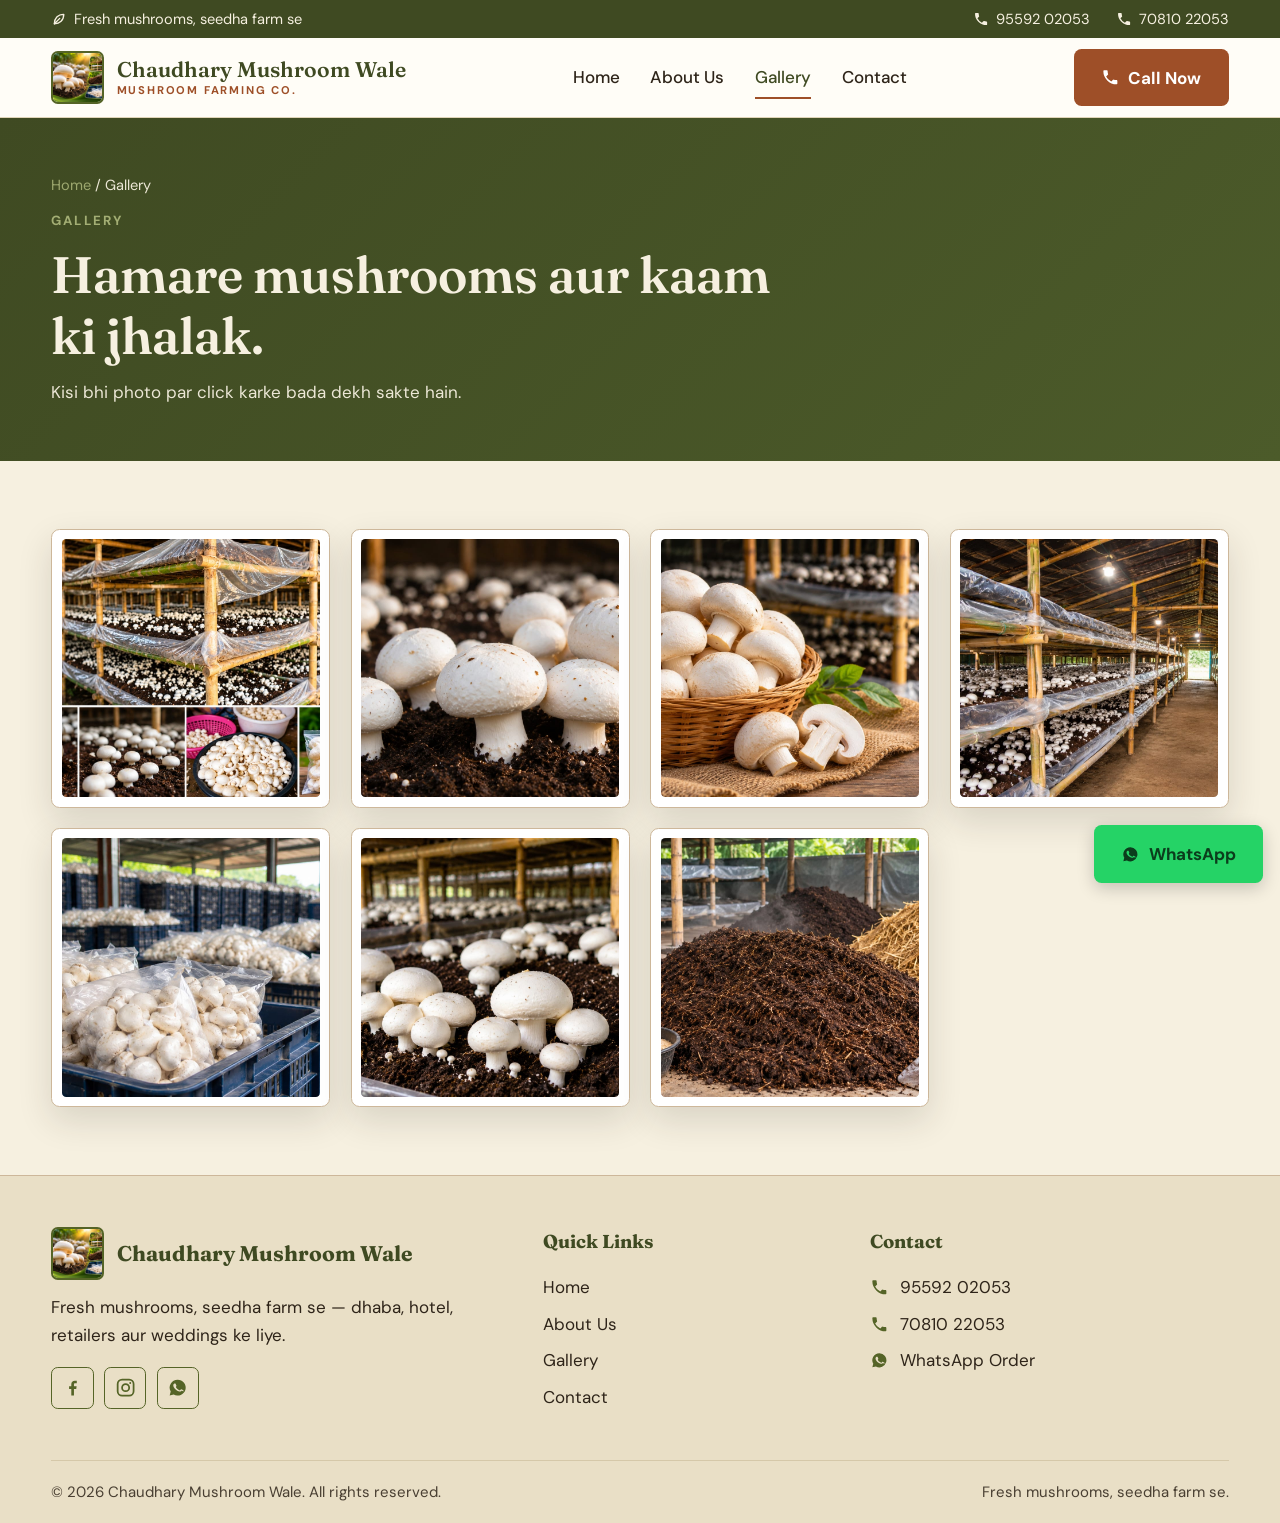
<file: gallery.html>
<!DOCTYPE html>
<html lang="en-IN"><head>
<meta charset="utf-8"><meta name="viewport" content="width=device-width, initial-scale=1">
<title>Gallery | Chaudhary Mushroom Wale</title>
<meta name="description" content="Fresh mushrooms direct from the farm for dhaba, hotels, retailers and weddings. Call or WhatsApp for rates.">
<link rel="icon" href="assets/loggo1.jfif">
<link href="https://fonts.googleapis.com/css2?family=DM+Sans:wght@400;500;700&family=Fraunces:opsz,wght@9..144,500;9..144,600&display=swap" rel="stylesheet">
<link rel="stylesheet" href="style.css">
<script>document.documentElement.classList.add('js')</script>
</head><body>
<svg width="0" height="0" style="position:absolute" aria-hidden="true"><defs><symbol id="i-fb" viewBox="0 0 24 24"><path d="M13.5 21v-7.5h2.6l.4-3.1h-3V8.5c0-.9.3-1.5 1.6-1.5h1.6V4.2c-.3 0-1.2-.1-2.3-.1-2.3 0-3.9 1.4-3.9 4v2.3H8v3.1h2.5V21z"/></symbol><symbol id="i-ig" viewBox="0 0 24 24"><rect x="3" y="3" width="18" height="18" rx="5"/><circle cx="12" cy="12" r="4"/><circle cx="17.2" cy="6.8" r="1.1" fill="currentColor" stroke="none"/></symbol><symbol id="i-wa" viewBox="0 0 24 24"><path d="M12 3a9 9 0 0 0-7.8 13.5L3 21l4.6-1.2A9 9 0 1 0 12 3zm4.6 12.3c-.2.6-1.1 1.1-1.6 1.1-.4.1-.9.1-2.9-.7-2.4-1-3.9-3.4-4-3.6-.1-.2-1-1.3-1-2.5s.6-1.8.9-2c.2-.2.5-.3.7-.3h.5c.2 0 .4 0 .6.5l.8 1.9c.1.2.1.4 0 .6l-.4.6c-.1.2-.3.3-.1.6.2.3.8 1.3 1.7 2.1 1.2 1 2.1 1.3 2.4 1.5.3.1.4.1.6-.1l.8-1c.2-.3.4-.2.6-.1l1.8.9c.3.1.5.2.5.3.1.2.1.8-.1 1.4z"/></symbol><symbol id="i-ph" viewBox="0 0 24 24"><path d="M6.6 10.8a15 15 0 0 0 6.6 6.6l2.2-2.2a1 1 0 0 1 1-.25 11 11 0 0 0 3.6.6 1 1 0 0 1 1 1V20a1 1 0 0 1-1 1A17 17 0 0 1 3 4a1 1 0 0 1 1-1h3.5a1 1 0 0 1 1 1c0 1.3.2 2.5.6 3.6a1 1 0 0 1-.25 1z"/></symbol><symbol id="i-form" viewBox="0 0 24 24"><path d="M6 2h9l5 5v15H6z"/><path d="M9 13h8M9 17h8"/></symbol><symbol id="i-leaf" viewBox="0 0 24 24"><path d="M5 19c0-8 5-14 14-14 0 9-6 14-14 14z"/><path d="M5 19l8-8"/></symbol><symbol id="i-tag" viewBox="0 0 24 24"><path d="M3 12V4h8l9 9-8 8-9-9z"/><circle cx="7.5" cy="8.5" r="1"/></symbol><symbol id="i-truck" viewBox="0 0 24 24"><path d="M2 6h11v9H2zM13 9h4l3 3v3h-7z"/><circle cx="6" cy="18" r="1.6"/><circle cx="17" cy="18" r="1.6"/></symbol><symbol id="i-pin" viewBox="0 0 24 24"><path d="M12 21s7-6.2 7-11a7 7 0 1 0-14 0c0 4.8 7 11 7 11z"/><circle cx="12" cy="10" r="2.5"/></symbol><symbol id="i-check" viewBox="0 0 24 24"><path d="M5 13l4 4L19 7"/></symbol><symbol id="i-ut" viewBox="0 0 24 24"><path d="M7 3v8M5 3v5a2 2 0 0 0 4 0V3M7 11v10M17 3c-2 1-3 3-3 6v3h3v9"/></symbol><symbol id="i-shop" viewBox="0 0 24 24"><path d="M4 9l1-5h14l1 5M4 9v11h16V9M4 9a3 3 0 0 0 5 0 3 3 0 0 0 6 0 3 3 0 0 0 5 0M10 20v-5h4v5"/></symbol><symbol id="i-heart" viewBox="0 0 24 24"><path d="M12 20s-7-4.4-7-10a4 4 0 0 1 7-2.5A4 4 0 0 1 19 10c0 5.6-7 10-7 10z"/></symbol><symbol id="i-home" viewBox="0 0 24 24"><path d="M3 11l9-8 9 8M5 10v10h14V10M10 20v-6h4v6"/></symbol></defs></svg>
<div class="topbar"><div class="wrap"><span class="tl"><svg class="s" aria-hidden="true"><use href="#i-leaf"/></svg>Fresh mushrooms, seedha farm se</span>
<span class="tr2"><a data-tel="phone1" data-show href="#"><svg class="f" aria-hidden="true"><use href="#i-ph"/></svg><span>9559202053</span></a><a data-tel="phone2" data-show href="#"><svg class="f" aria-hidden="true"><use href="#i-ph"/></svg><span>7081022053</span></a></span></div></div>
<header class="nav"><div class="wrap nav-in">
<a class="brand" href="index.html"><img src="assets/loggo1.jfif" alt="Chaudhary Mushroom Wale logo"><span>Chaudhary Mushroom Wale<small>Mushroom Farming Co.</small></span></a>
<nav class="links"><a href="index.html">Home</a><a href="about.html">About Us</a><a href="gallery.html">Gallery</a><a href="contact.html">Contact</a></nav>
<a class="btn btn-clay nav-cta" data-tel="phone1" href="#"><svg class="f" aria-hidden="true"><use href="#i-ph"/></svg>Call Now</a>
<button class="burger" aria-label="Menu" aria-expanded="false"><span></span><span></span><span></span></button>
</div></header>
<section class="page-hero"><div class="wrap"><p class="crumb"><a href="index.html">Home</a> / Gallery</p><span class="eyebrow" style="margin-top:.8rem">Gallery</span><h1>Hamare mushrooms aur kaam ki jhalak.</h1><p>Kisi bhi photo par click karke bada dekh sakte hain.</p></div></section>
<section class="sec"><div class="wrap"><div class="gg rv"><div class="frame"><img src="assets/f1.jfif" alt="Gallery photo 1"></div><div class="frame"><img src="assets/f2.jfif" alt="Gallery photo 2"></div><div class="frame"><img src="assets/f3.jfif" alt="Gallery photo 3"></div><div class="frame"><img src="assets/f4.jfif" alt="Gallery photo 4"></div><div class="frame"><img src="assets/f5.jfif" alt="Gallery photo 5"></div><div class="frame"><img src="assets/f6.jfif" alt="Gallery photo 6"></div><div class="frame"><img src="assets/f7.jfif" alt="Gallery photo 7"></div></div></div></section>
<a class="btn btn-wa fab" data-wa href="#"><svg class="f" aria-hidden="true"><use href="#i-wa"/></svg>WhatsApp</a>
<footer class="foot"><div class="wrap">
<div class="fgrid">
<div><div class="fbrand"><img src="assets/loggo1.jfif" alt="Logo"><b>Chaudhary Mushroom Wale</b></div>
<p>Fresh mushrooms, seedha farm se &mdash; dhaba, hotel, retailers aur weddings ke liye.</p>
<div class="soc"><a data-fb href="#" aria-label="Facebook"><svg class="f" aria-hidden="true"><use href="#i-fb"/></svg></a><a data-ig href="#" aria-label="Instagram"><svg class="s" aria-hidden="true"><use href="#i-ig"/></svg></a><a data-wa href="#" aria-label="WhatsApp"><svg class="f" aria-hidden="true"><use href="#i-wa"/></svg></a></div></div>
<div><h4>Quick Links</h4><ul><li><a href="index.html">Home</a></li><li><a href="about.html">About Us</a></li><li><a href="gallery.html">Gallery</a></li><li><a href="contact.html">Contact</a></li></ul></div>
<div><h4>Contact</h4><ul class="cl">
<li><a data-tel="phone1" data-show data-label="" href="#"><svg class="f" aria-hidden="true"><use href="#i-ph"/></svg><span>9559202053</span></a></li>
<li><a data-tel="phone2" data-show href="#"><svg class="f" aria-hidden="true"><use href="#i-ph"/></svg><span>7081022053</span></a></li>
<li><a data-wa href="#"><svg class="f" aria-hidden="true"><use href="#i-wa"/></svg><span>WhatsApp Order</span></a></li>
<li data-opt="address"><svg class="s" aria-hidden="true"><use href="#i-pin"/></svg><span data-c="address"></span></li>
<li data-opt="hours"><svg class="s" aria-hidden="true"><use href="#i-home"/></svg><span data-c="hours"></span></li></ul></div>
</div>
<div class="fbot"><span>&copy; <span data-year>2026</span> Chaudhary Mushroom Wale. All rights reserved.</span><span>Fresh mushrooms, seedha farm se.</span></div>
</div></footer>
<nav class="mbar"><a data-tel="phone1" href="#"><svg class="f" aria-hidden="true"><use href="#i-ph"/></svg>Call</a><a class="m-wa" data-wa href="#"><svg class="f" aria-hidden="true"><use href="#i-wa"/></svg>WhatsApp</a><a href="contact.html"><svg class="s" aria-hidden="true"><use href="#i-form"/></svg>Order</a></nav>
<script src="config.js"></script><script src="script.js"></script>
</body></html>
</file>
<file: style.css>
:root{--deep:#3F4A22;--olive:#556427;--moss:#A3AE74;--cream:#F6F0E0;--oat:#E9DFC6;--taupe:#CDB79A;--bark:#2E2419;--clay:#9E4F28;--card:#FFFAEF;--line:#E0D5B8}*{box-sizing:border-box;margin:0}html{font-size:17px;scroll-behavior:smooth}@media(min-width:1500px){html{font-size:19px}}@media(min-width:1800px){html{font-size:20px}}body{font-family:'DM Sans',sans-serif;background:var(--cream);color:var(--bark);line-height:1.65;overflow-x:hidden}h1,h2,h3{font-family:'Fraunces',serif;line-height:1.18;font-weight:600}img{max-width:100%;display:block}svg.s{fill:none;stroke:currentColor;stroke-width:2;stroke-linecap:round;stroke-linejoin:round}svg.f{fill:currentColor}.wrap{width:min(78rem,100% - 2*clamp(1.25rem,4vw,4rem));margin:0 auto}.topbar{background:var(--deep);color:var(--cream);font-size:.86rem;padding:.4rem 0}.topbar .wrap{display:flex;justify-content:space-between;align-items:center;gap:.8rem;flex-wrap:wrap}.topbar a,.tl{color:var(--cream);text-decoration:none;display:inline-flex;align-items:center;gap:.4rem}.topbar svg{width:.95rem;height:.95rem;flex:none}.tr2{display:flex;gap:1.5rem}.nav{background:#FFFDF7;border-bottom:1px solid var(--line);position:sticky;top:0;z-index:30}.nav.sc{box-shadow:0 .3rem 1rem rgba(46,36,25,.08)}.nav-in{display:flex;align-items:center;justify-content:space-between;gap:1.2rem;padding:.65rem 0}.brand{display:flex;align-items:center;gap:.75rem;text-decoration:none;color:var(--deep);font-family:'Fraunces',serif;font-weight:600;font-size:1.25rem;line-height:1.1}.brand img,.fbrand img{width:3.1rem;height:3.1rem;object-fit:cover;border:2px solid var(--olive);border-radius:.4rem;background:#fff;flex:none}.brand small{display:block;font-family:'DM Sans',sans-serif;font-size:.66rem;letter-spacing:.16em;text-transform:uppercase;color:var(--clay);margin-top:.15rem;font-weight:700}.links{display:flex;gap:1.8rem}.links a{color:var(--bark);text-decoration:none;font-weight:500;padding:.4rem 0;border-bottom:2px solid transparent}.links a:hover,.links a[aria-current]{color:var(--deep);border-color:var(--clay)}.burger{display:none;width:2.7rem;height:2.7rem;border:1px solid var(--taupe);border-radius:.4rem;background:#fff;cursor:pointer;flex-direction:column;align-items:center;justify-content:center;gap:.28rem}.burger span{display:block;width:1.2rem;height:2px;background:var(--deep);transition:.2s}.nav.open .burger span:nth-child(1){transform:translateY(.38rem) rotate(45deg)}.nav.open .burger span:nth-child(2){opacity:0}.nav.open .burger span:nth-child(3){transform:translateY(-.38rem) rotate(-45deg)}.btn{display:inline-flex;align-items:center;justify-content:center;gap:.5rem;padding:.75rem 1.5rem;border-radius:.45rem;font:inherit;font-weight:700;text-decoration:none;border:2px solid transparent;cursor:pointer;transition:.2s}.btn:hover{transform:translateY(-2px)}.btn svg{width:1.1rem;height:1.1rem;flex:none}.btn-clay{background:var(--clay);color:#fff}.btn-olive{background:var(--olive);color:#fff}.btn-light{background:var(--cream);color:var(--deep)}.btn-line{border-color:rgba(246,240,224,.7);color:var(--cream)}.btn-wa{background:#25D366;color:#0b3d1c}.btn-fb{background:#1877F2;color:#fff}.btn-ig{background:linear-gradient(45deg,#f09433,#dc2743,#bc1888);color:#fff}.hero{background:linear-gradient(135deg,#3F4A22,#4c5b2a);color:var(--cream);padding:4.2rem 0}.hero-grid,.split,.why{display:grid;grid-template-columns:1.1fr 1fr;gap:4rem;align-items:center}.eyebrow{display:inline-block;font-size:.78rem;letter-spacing:.16em;text-transform:uppercase;font-weight:700;color:var(--clay)}.hero .eyebrow,.page-hero .eyebrow{color:var(--moss)}.hero h1{font-size:clamp(2.1rem,4.4vw,3.5rem);margin:.9rem 0 1.1rem}.hl{color:#C5D08F}.lead{font-size:1.1rem;max-width:34rem;margin-bottom:1.7rem;opacity:.95}.row{display:flex;gap:.9rem;flex-wrap:wrap}.checks{list-style:none;padding:0;display:flex;gap:.8rem 1.6rem;flex-wrap:wrap;margin-top:1.7rem;font-weight:500;font-size:.95rem}.checks li{display:inline-flex;align-items:center;gap:.5rem}.checks svg{width:1.1rem;height:1.1rem;color:#C5D08F;stroke-width:2.6}.frame{background:#fff;padding:.55rem;border:1px solid var(--taupe);border-radius:.5rem;box-shadow:0 .8rem 2rem rgba(46,36,25,.14)}.frame img{width:100%;aspect-ratio:1;object-fit:cover;border-radius:.25rem}.hero .frame{box-shadow:0 1rem 2.4rem rgba(0,0,0,.28)}.page-hero{background:linear-gradient(135deg,#3F4A22,#4c5b2a);color:var(--cream);padding:3.2rem 0}.page-hero h1{font-size:clamp(2rem,4vw,3.1rem);margin:.7rem 0 .7rem;max-width:44rem}.page-hero p{max-width:40rem;opacity:.95}.crumb{font-size:.86rem;opacity:.85}.crumb a{color:var(--moss);text-decoration:none}.trust{background:#FFFDF7;border-bottom:1px solid var(--line)}.trust .wrap{display:grid;grid-template-columns:repeat(4,1fr);gap:1rem;padding:1.4rem 0}.tr{display:flex;align-items:center;gap:.8rem;font-weight:700;color:var(--deep);line-height:1.3}.tr small{display:block;font-weight:400;color:var(--bark);font-size:.84rem;opacity:.85}.ico{width:2.9rem;height:2.9rem;flex:none;border:1px solid var(--olive);color:var(--olive);border-radius:.4rem;display:grid;place-items:center;background:#fff}.ico svg{width:1.4rem;height:1.4rem}.sec{padding:4rem 0}.alt{background:var(--oat)}.sh{text-align:center;max-width:44rem;margin:0 auto 2.4rem}.sec h2{font-size:clamp(1.8rem,3.4vw,2.6rem);margin:.6rem 0 .4rem;color:var(--deep)}.cards{display:grid;grid-template-columns:repeat(3,1fr);gap:1.4rem}.card{background:#FFFDF7;border:1px solid var(--line);border-radius:.6rem;padding:1.8rem;transition:.25s}.card:hover{box-shadow:0 .9rem 1.8rem rgba(46,36,25,.1)}.card .ico{margin-bottom:1rem}.card h3{color:var(--deep);font-size:1.3rem;margin-bottom:.4rem}.why{grid-template-columns:1fr 1.15fr}.why .frame{max-width:30rem}.feat{display:flex;gap:1rem;padding:1rem 0;border-bottom:1px solid #D9CDAE}.feat:last-child{border:0}.feat b{display:block;font-family:'Fraunces',serif;font-size:1.15rem;color:var(--deep)}.step .n{font-family:'Fraunces',serif;font-size:2.4rem;color:var(--taupe);line-height:1;margin-bottom:.6rem;font-weight:600}.step h3{color:var(--deep);font-size:1.25rem;margin-bottom:.4rem}.tiles{display:grid;grid-template-columns:repeat(4,1fr);gap:1rem}.tiles a{display:block}.tiles .frame{box-shadow:none;transition:.25s}.tiles a:hover .frame{box-shadow:0 .8rem 1.6rem rgba(46,36,25,.15)}.more{text-align:center;margin-top:2rem}.ctab{display:flex;justify-content:space-between;align-items:center;gap:2rem;flex-wrap:wrap;background:#FFFDF7;border:1px solid var(--taupe);border-left:.35rem solid var(--olive);border-radius:.6rem;padding:2rem 2.2rem}.ctab h2{font-size:clamp(1.5rem,2.8vw,2.1rem);margin:0 0 .4rem}.ctab p{max-width:34rem}.duo{display:grid;grid-template-columns:repeat(2,minmax(0,20rem));gap:1.2rem;justify-content:center;margin-top:2.2rem}.gg{display:grid;grid-template-columns:repeat(auto-fill,minmax(15rem,1fr));gap:1.2rem}.gg img{cursor:zoom-in}.contact{display:grid;grid-template-columns:1.1fr 1fr;gap:1.6rem;align-items:start}.contact h2{font-size:1.6rem!important;margin:0 0 1rem!important}.stack{display:flex;flex-direction:column;gap:.7rem;align-items:flex-start}label{font-weight:700;font-size:.9rem}input,select,textarea{width:100%;padding:.8rem 1rem;border:1px solid var(--taupe);border-radius:.4rem;background:#fff;font:inherit;margin:.35rem 0 1rem;color:var(--bark)}input:focus,select:focus,textarea:focus{outline:2px solid var(--olive)}.foot{background:var(--oat);border-top:1px solid var(--taupe);padding:3rem 0 0;color:var(--bark)}.fgrid{display:grid;grid-template-columns:1.6fr 1fr 1.3fr;gap:3rem}.foot h4{font-family:'Fraunces',serif;font-size:1.1rem;color:var(--deep);margin-bottom:.9rem}.fbrand{display:flex;align-items:center;gap:.8rem;margin-bottom:.8rem}.fbrand b{font-family:'Fraunces',serif;font-size:1.25rem;color:var(--deep);line-height:1.15}.foot ul{list-style:none;padding:0}.foot li{margin:.5rem 0}.foot a{color:var(--bark);text-decoration:none}.foot li a:hover{color:var(--clay)}.cl li,.cl a{display:flex;align-items:center;gap:.65rem}.cl svg{width:1.1rem;height:1.1rem;color:var(--olive);flex:none}.soc{display:flex;gap:.6rem;margin-top:1rem}.soc a{width:2.5rem;height:2.5rem;border:1px solid var(--olive);color:var(--olive);border-radius:.4rem;display:grid;place-items:center;transition:.2s}.soc a:hover{background:var(--olive);color:#fff}.soc svg{width:1.25rem;height:1.25rem}.fbot{margin-top:2.4rem;border-top:1px solid #D2C5A5;padding:1.1rem 0;display:flex;justify-content:space-between;gap:.6rem;flex-wrap:wrap;font-size:.88rem;opacity:.85}.fab{position:fixed;right:1rem;bottom:1rem;z-index:20;box-shadow:0 .3rem 1rem rgba(0,0,0,.2)}.mbar{display:none}.js .rv{opacity:0;transform:translateY(1.2rem);transition:opacity .6s,transform .6s}.js .rv.in{opacity:1;transform:none}.lb{position:fixed;inset:0;background:rgba(20,14,8,.9);display:none;place-items:center;z-index:60;cursor:zoom-out;padding:1.2rem}.lb.on{display:grid}.lb img{max-width:100%;max-height:92vh;border-radius:.4rem}@media(prefers-reduced-motion:reduce){*{transition:none!important}.js .rv{opacity:1;transform:none}}@media(max-width:1000px){.trust .wrap{grid-template-columns:1fr 1fr}.tiles{grid-template-columns:1fr 1fr}}@media(max-width:860px){.topbar .tl{display:none}.topbar .wrap{justify-content:center}.brand{font-size:1.05rem}.brand img{width:2.7rem;height:2.7rem}.brand small{display:none}.burger{display:flex}.nav-cta{display:none}.links{display:none;position:absolute;left:0;right:0;top:100%;background:#FFFDF7;flex-direction:column;gap:0;padding:.3rem 1.25rem .8rem;border-bottom:1px solid var(--taupe);box-shadow:0 1rem 1.5rem rgba(0,0,0,.12)}.nav.open .links{display:flex}.links a{padding:.9rem 0;border-bottom:1px solid var(--line);font-size:1.05rem}.hero{padding:2.4rem 0 2.8rem}.hero-grid,.split,.contact,.cards,.why,.fgrid{grid-template-columns:1fr}.hero-grid,.split,.why{gap:2rem}.row .btn{flex:1 1 100%}.sec{padding:2.8rem 0}.sh{margin-bottom:1.6rem}.cards{gap:1rem}.tiles{gap:.7rem}.tiles .frame,.gg .frame{padding:.35rem}.gg{grid-template-columns:1fr 1fr;gap:.7rem}.ctab{padding:1.4rem;flex-direction:column;align-items:flex-start;gap:1.2rem}.ctab .row{width:100%}.duo{grid-template-columns:1fr 1fr;gap:.7rem}.stack{align-items:stretch}.page-hero{padding:2.2rem 0}.trust .wrap{gap:1rem .6rem;padding:1.1rem 0}.tr small{display:none}.fgrid{gap:1.8rem}.foot{padding-top:2.2rem}.fbot{flex-direction:column}.fab{display:none}.mbar{display:grid;grid-template-columns:repeat(3,1fr);position:fixed;left:0;right:0;bottom:0;z-index:40;background:#FFFDF7;border-top:1px solid var(--taupe);padding:.45rem .6rem calc(.45rem + env(safe-area-inset-bottom));gap:.5rem}.mbar a{display:flex;flex-direction:column;align-items:center;gap:.1rem;color:var(--deep);text-decoration:none;font-size:.78rem;font-weight:700;padding:.35rem 0;border-radius:.4rem}.mbar svg{width:1.35rem;height:1.35rem}.mbar a.m-wa{background:#25D366;color:#0b3d1c}body{padding-bottom:4.4rem}}
</file>
